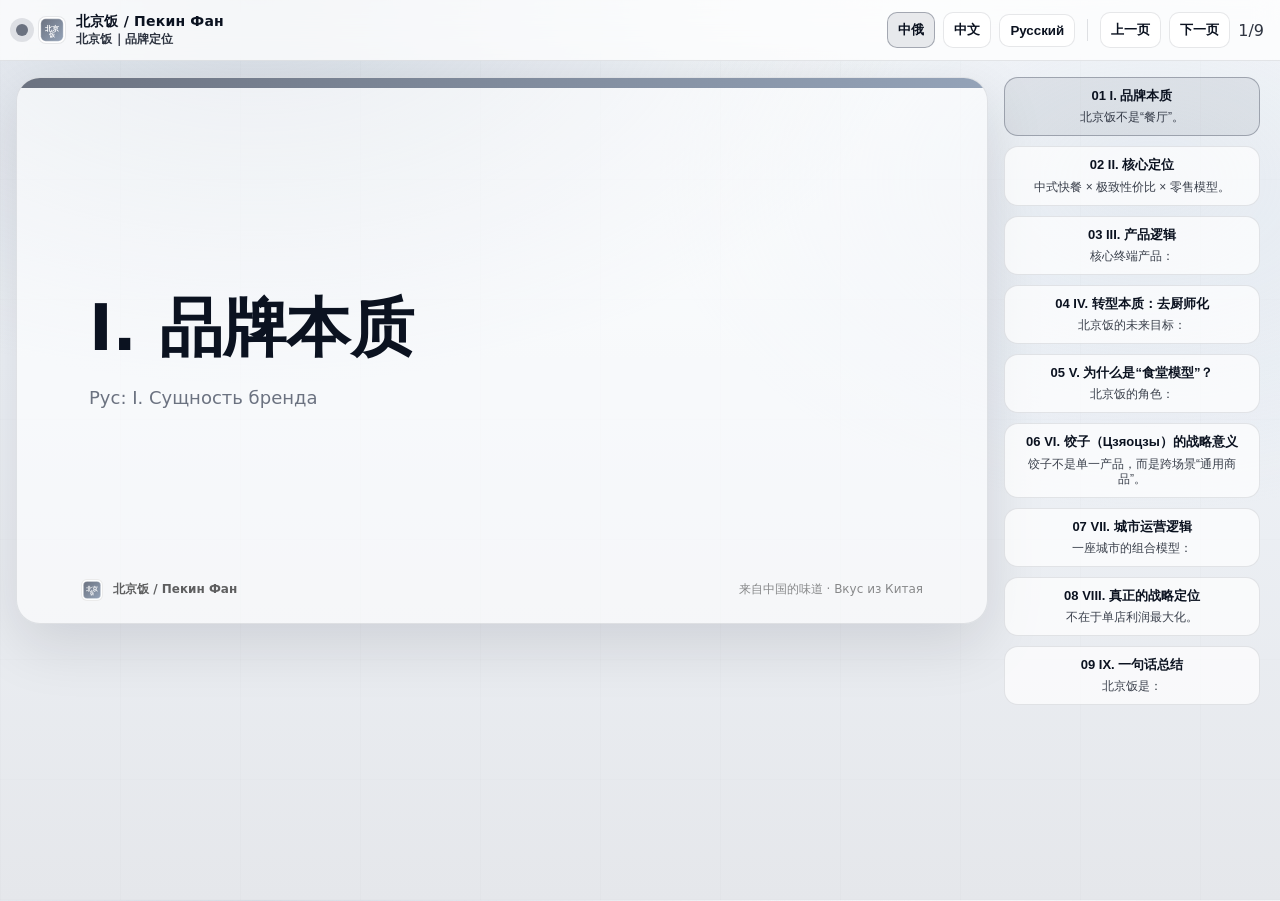
<file: index.html>
<!doctype html>
<html lang="zh-CN">
  <head>
    <meta charset="utf-8" />
    <meta name="viewport" content="width=device-width,initial-scale=1" />
    <title>HTML Deck</title>
    <link rel="stylesheet" href="./styles.css" />
  </head>
  <body>
    <header class="topbar">
      <div class="brand">
        <span class="dot"></span>
        <img class="brandLogo" id="brandLogo" alt="Logo" />
        <div class="brandText">
          <div class="brandName" id="brandName">演示</div>
          <div class="brandSub" id="deckTitle">演示</div>
        </div>
      </div>
      <div class="controls">
        <button class="btn" data-lang="both">中俄</button>
        <button class="btn" data-lang="cn">中文</button>
        <button class="btn" data-lang="ru">Русский</button>
        <span class="sep"></span>
        <button class="btn" id="btnPrev" title="←">上一页</button>
        <button class="btn" id="btnNext" title="→">下一页</button>
        <span class="counter" id="counter">1/1</span>
      </div>
    </header>

    <main class="wrap">
      <div class="stage" id="stage"></div>
      <aside class="thumbs" id="thumbs" aria-label="Thumbnails"></aside>
    </main>

    <script>
      window.__DECK__ = {"meta": {"title": "北京饭｜品牌定位", "subtitle": "中俄双语对照 · 可离线打开", "lang": ["zh-CN", "ru-RU"], "aspect": "16:9", "theme": {"accent": "#6B7280", "text": "#111827", "bg": "#FFFFFF"}, "brand": {"name_cn": "北京饭", "name_ru": "Пекин Фан", "logo": "brand/logo.svg", "slogan_cn": "来自中国的味道", "slogan_ru": "Вкус из Китая"}}, "slides": [{"id": 1, "layout": "cover", "title_cn": "I. 品牌本质", "body_cn": ["北京饭不是“餐厅”。", "它是：", "关键词："], "bullets_cn": ["标准化的中式快餐供给系统", "提供“熟悉的中国味道”的饱腹补给点", "可复制、可扩张的零售化餐饮单元", "快", "饱", "稳", "便宜", "标准化"], "title_ru": "I. Сущность бренда", "body_ru": ["Пекин Фан — это не ресторан.", "Это:", "Ключевые слова:"], "bullets_ru": ["стандартизированная китайская система быстрого питания", "точка поставки знакомого китайского вкуса для утоления голода", "реплицируемая единица общественного питания в формате ритейла", "быстро", "сытно", "стабильно", "дёшево", "стандартизированно"], "images": []}, {"id": 2, "layout": "title_body", "title_cn": "II. 核心定位", "body_cn": ["中式快餐 × 极致性价比 × 零售模型。", "价格锚点：", "它不是：", "它是："], "bullets_cn": ["约 400 卢布解决一顿“有中国味”的完整正餐", "体验型“打卡”餐厅", "文化型餐厅", "情绪型餐厅", "日常型、高频型、城市基础单元"], "title_ru": "II. Ключевое позиционирование", "body_ru": ["Китайский фаст‑фуд × максимальная ценность за деньги × ритейловая модель.", "Ценовая привязка:", "Это НЕ:", "Это:"], "bullets_ru": ["полноценный приём пищи с китайским вкусом примерно за 400 рублей", "ресторан‑«аттракцион»", "ресторан‑«культура»", "ресторан‑«эмоций»", "повседневная, высокочастотная, базовая городская единица"], "images": []}, {"id": 3, "layout": "title_body", "title_cn": "III. 产品逻辑", "body_cn": ["核心终端产品：", "原因："], "bullets_cn": ["面", "炒饭", "饺子（Jiaozi / Цзяоцзы）", "易标准化：可拆分、可预制、模块化生产", "易控成本：原料结构简单", "易规模化：不依赖厨师个人能力"], "title_ru": "III. Логика продукта", "body_ru": ["Ключевые конечные продукты:", "Почему:"], "bullets_ru": ["лапша", "жареный рис", "пельмени (цзяоцзы)", "легко стандартизировать: можно разделить, предварительно изготовить, производить модульно", "легко контролировать стоимость: простая структура сырья", "легко масштабировать: не зависят от поваров"], "images": []}, {"id": 4, "layout": "title_body", "title_cn": "IV. 转型本质：去厨师化", "body_cn": ["北京饭的未来目标：", "实现逻辑：", "最终形态："], "bullets_cn": ["不依赖人，而依赖系统", "半成品供给", "中央厨房集中预制", "门店只做组装与加热", "全流程标准作业（SOP）", "用设备替代手工劳动", "“工厂化”的零售餐饮单元"], "title_ru": "IV. Суть трансформации: исключение повара", "body_ru": ["Будущая цель Пекин Фан:", "Логика реализации:", "Конечная форма:"], "bullets_ru": ["зависимость не от людей, а от системы", "поставка полуфабрикатов", "централизованное предварительное приготовление", "в точках — только сборка и разогрев", "операции по стандартным процедурам (SOP)", "оборудование заменяет ручной труд", "«заводская» единица общепита в формате ритейла"], "images": []}, {"id": 5, "layout": "title_body", "title_cn": "V. 为什么是“食堂模型”？", "body_cn": ["北京饭的角色：", "它解决：", "它不解决："], "bullets_cn": ["城市补给站", "工作日解决方案", "在商场/街铺形成稳定、规律现金流的单元", "饿", "时间", "预算", "仪式感", "约会", "高端社交"], "title_ru": "V. Почему модель «столовой»?", "body_ru": ["Роль Пекин Фан:", "Она решает:", "Она НЕ решает:"], "bullets_ru": ["городская станция снабжения", "решение для рабочих дней", "стабильная единица с регулярным денежным потоком в ТЦ / на улицах", "голод", "время", "бюджет", "чувство особого повода", "свидание", "высококлассное общение"], "images": []}, {"id": 6, "layout": "title_body", "title_cn": "VI. 饺子（Цзяоцзы）的战略意义", "body_cn": ["饺子不是单一产品，而是跨场景“通用商品”。", "它可以：", "未来可能：", "饺子 = 跨越多种商业形态的产品。"], "bullets_cn": ["带走", "冷冻", "零售售卖", "多点分发", "在多品牌城市环境中作为引流产品", "北京饭卖熟食/成品", "零食铺卖冷冻饺子", "与茶饮合作做套餐", "通过电商售卖"], "title_ru": "VI. Стратегическое значение пельменей (цзяоцзы)", "body_ru": ["Цзяоцзы — это не единичный продукт.", "Это:", "В будущем возможно:", "Цзяоцзы = продукт, пересекающий форматы бизнеса."], "bullets_ru": ["продукт, который можно взять с собой", "можно заморозить", "можно продавать в розницу", "можно продавать в разных точках", "может стать универсальным продуктом для привлечения трафика в мультибрендовой городской среде", "Пекин Фан продаёт готовые блюда", "лавки снеков продают замороженные цзяоцзы", "комбо‑наборы в сотрудничестве с чайными", "продажи через электронную коммерцию"], "images": []}, {"id": 7, "layout": "title_body", "title_cn": "VII. 城市运营逻辑", "body_cn": ["一座城市的组合模型：", "这是一种“多模态”的城市运营结构。", "底层逻辑：", "北京饭的角色：", "茶饮 = 情绪 咖啡 = 氛围 零食 = 高频零售 北京饭 = 主食"], "bullets_cn": ["2–3 家北京饭", "3–5 家茶饮", "1 家咖啡烘焙", "1 家零食铺", "交叉导流", "统一供应链", "统一财务控制", "统一流量系统", "统一后台", "稳定现金流底座", "高翻台", "高频入口", "基础品类"], "title_ru": "VII. Логика городской эксплуатации", "body_ru": ["Модель для города:", "Это мультимодальная структура городской эксплуатации.", "Ядро логики:", "Роль Пекин Фан:", "Чай = эмоции Кофе = атмосфера Снеки = высокочастотный ритейл Пекин Фан = основное блюдо"], "bullets_ru": ["2–3 точки Пекин Фан", "3–5 точек чайных", "1 точка кофеен‑пекарен", "1 точка лавки снеков", "взаимный перекрёстный трафик", "единая цепочка поставок", "единый финансовый контроль", "единая система трафика", "единый бэк‑офис", "стабильная база денежного потока", "высокий оборот столиков", "высокочастотная точка входа", "базовая категория"], "images": []}, {"id": 8, "layout": "title_body", "title_cn": "VIII. 真正的战略定位", "body_cn": ["不在于单店利润最大化。", "而在于：", "它是地基，不是明星。"], "bullets_cn": ["它是城市产品结构里的“基础模块”"], "title_ru": "VIII. Истинное стратегическое позиционирование Пекин Фан", "body_ru": ["Не в прибыли отдельной точки.", "А в том, что это:", "Это фундамент, а не звезда."], "bullets_ru": ["базовый модуль в городской продуктовой структуре"], "images": []}, {"id": 9, "layout": "title_body", "title_cn": "IX. 一句话总结", "body_cn": ["北京饭是："], "bullets_cn": ["标准化、可复制的中式主食供给系统（去厨师化），并作为多品牌城市运营结构中“稳定现金流”的基础模块"], "title_ru": "IX. Резюме в одном предложении", "body_ru": ["Пекин Фан — это:"], "bullets_ru": ["стандартизированная, реплицируемая система поставки основных китайских блюд, исключающая поваров, и базовый модуль регулярного денежного потока в мультибрендовой структуре городской эксплуатации"], "images": []}]};
    </script>
    <script src="./app.js"></script>
  </body>
</html>
</file>
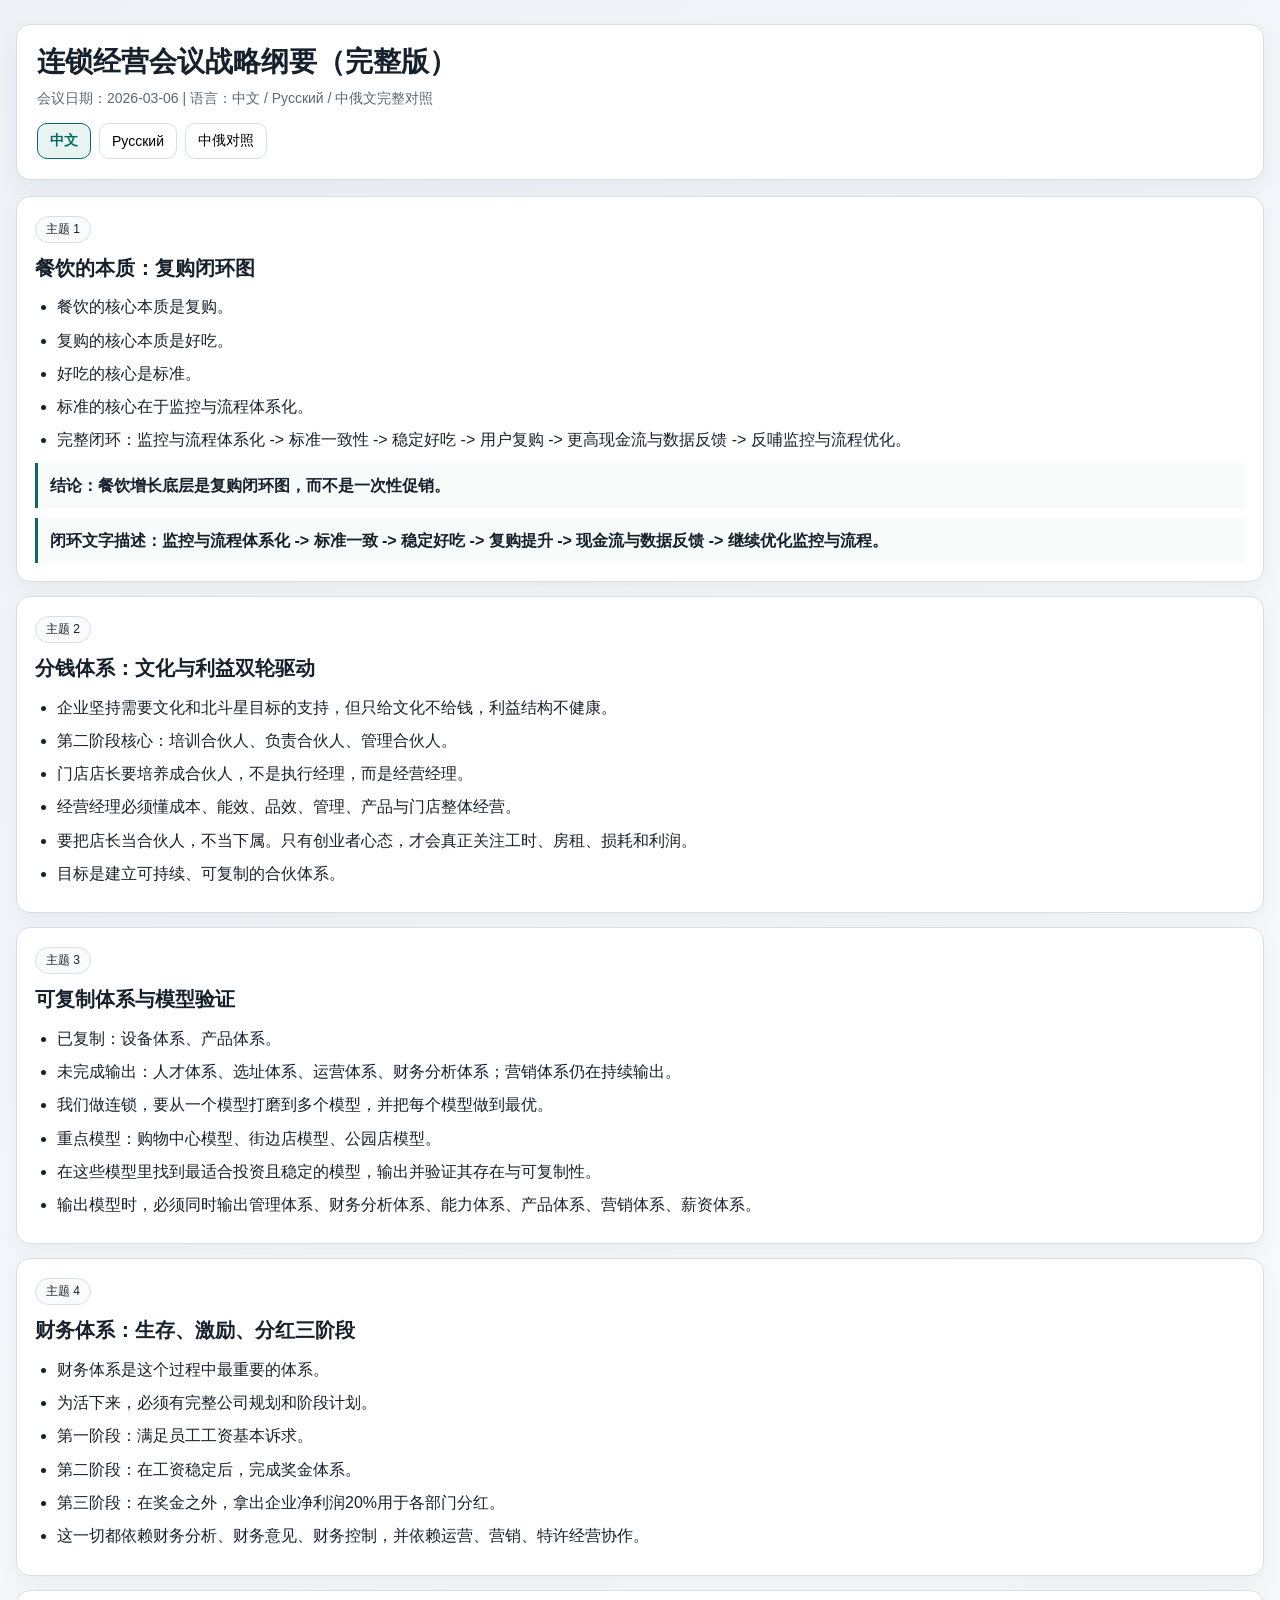
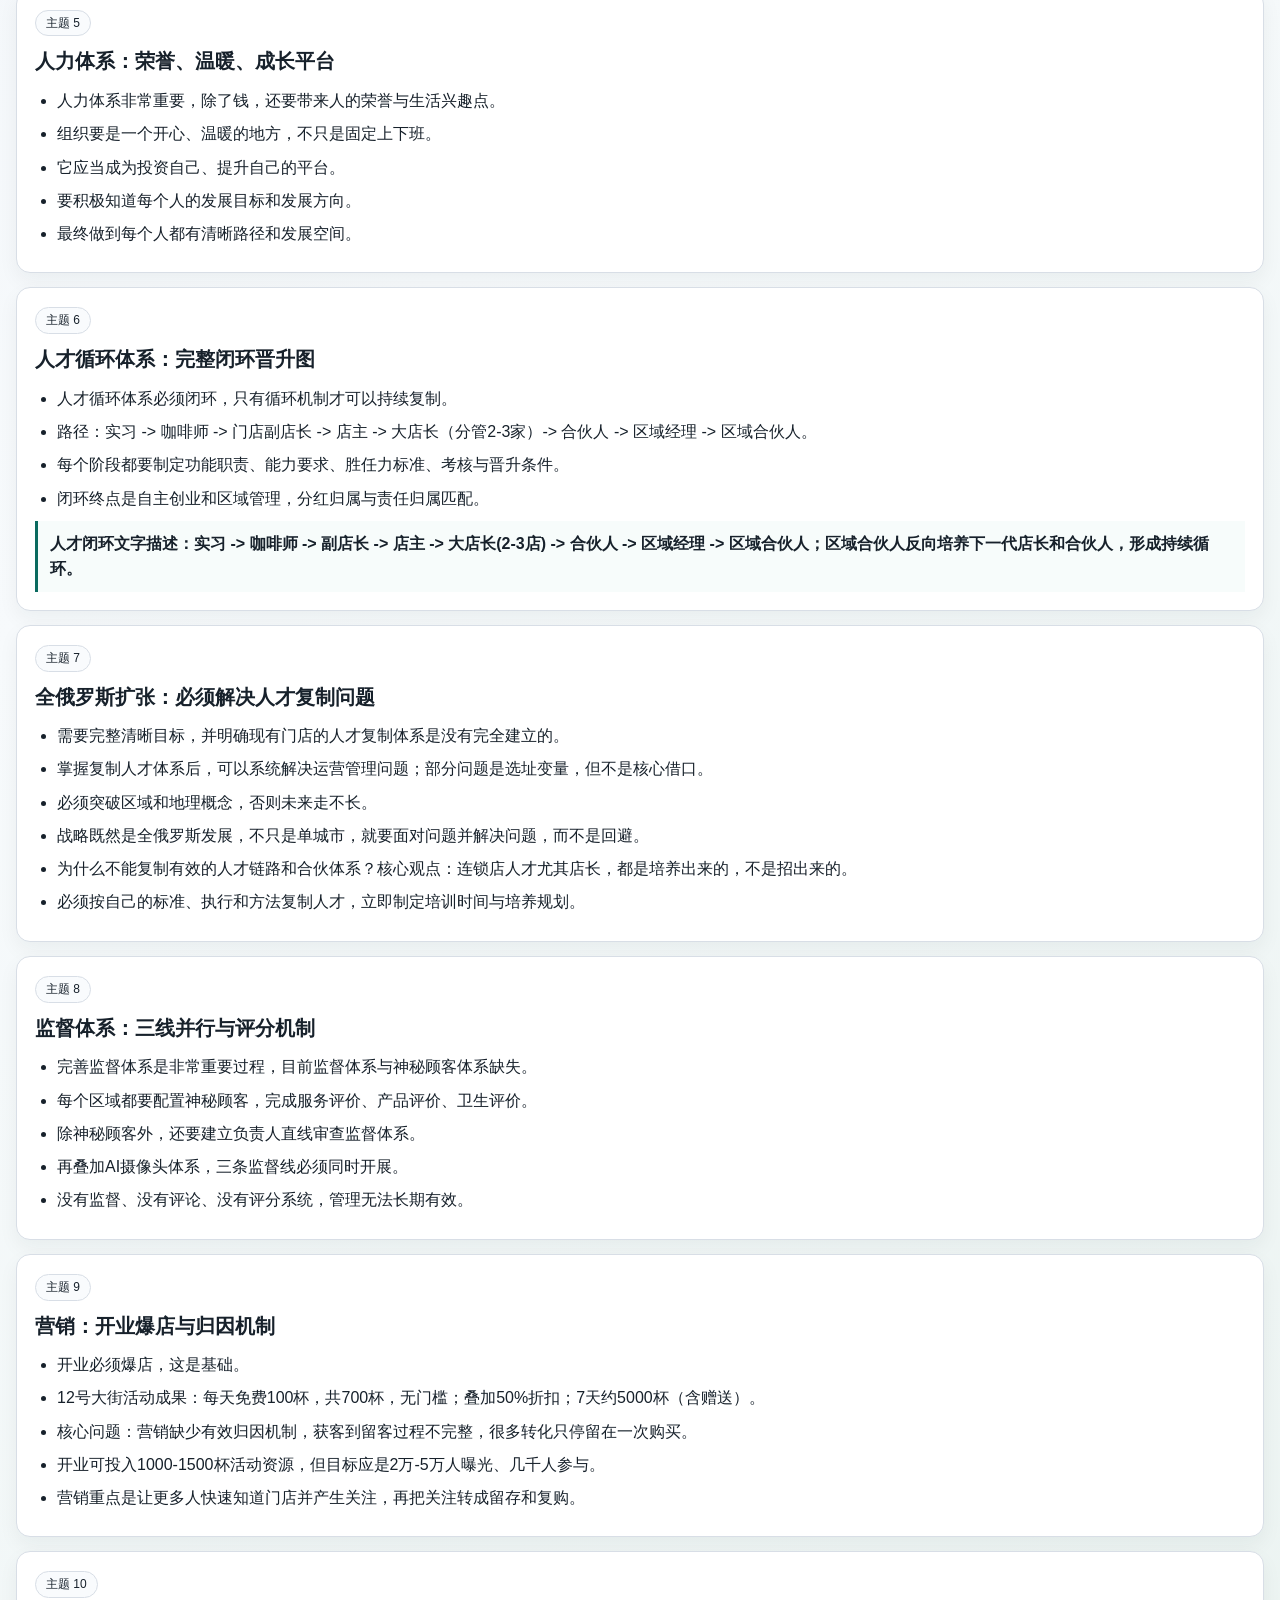
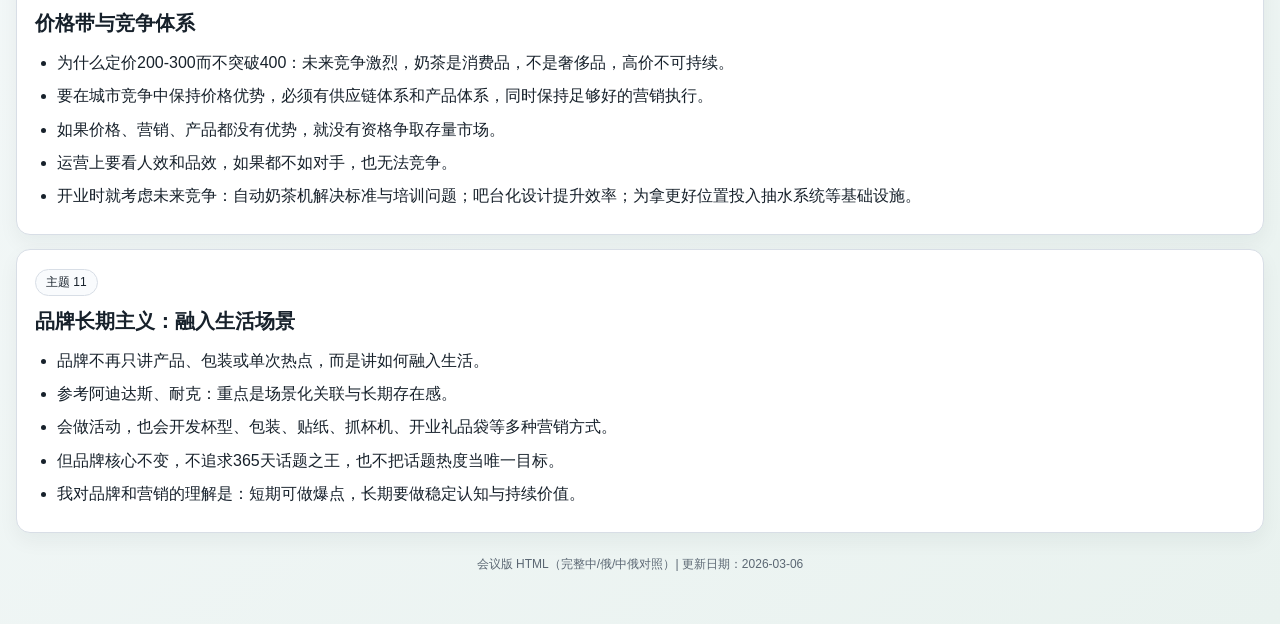
<file: china-tea-brand-rise-fall-bilingual-2026-03-04.html>
<!doctype html>
<html lang="zh-CN">
<head>
  <meta charset="UTF-8" />
  <meta name="viewport" content="width=device-width, initial-scale=1.0" />
  <title>连锁经营会议战略纲要（中/俄/中俄对照）</title>
  <style>
    :root {
      --bg: #f3f6f9;
      --paper: #ffffff;
      --ink: #17212b;
      --muted: #5b6773;
      --line: #d8dee6;
      --accent: #0a6a5f;
      --accent-soft: #e7f4f2;
    }
    * { box-sizing: border-box; }
    body {
      margin: 0;
      background: linear-gradient(140deg, #eef2f7 0%, #f7fafc 46%, #e9f2ef 100%);
      color: var(--ink);
      font-family: "PingFang SC", "Microsoft YaHei", "Noto Sans SC", sans-serif;
      line-height: 1.58;
    }
    body[data-mode="zh"] { font-family: "PingFang SC", "Microsoft YaHei", "Noto Sans SC", sans-serif; font-size: 16px; }
    body[data-mode="ru"] { font-family: "Noto Sans", "Segoe UI", "Roboto", "Arial", sans-serif; font-size: 16px; }
    body[data-mode="bi"] { font-family: "PingFang SC", "Noto Sans", "Segoe UI", sans-serif; font-size: 15px; }
    .wrap { max-width: 1300px; margin: 0 auto; padding: 24px 16px 50px; }
    .top {
      background: var(--paper);
      border: 1px solid var(--line);
      border-radius: 14px;
      padding: 20px;
      box-shadow: 0 10px 24px rgba(23,33,43,.06);
      margin-bottom: 16px;
    }
    h1 { margin: 0 0 8px; font-size: 28px; line-height: 1.2; }
    .sub { margin: 0; color: var(--muted); font-size: 14px; }
    .lang-switch { display: flex; flex-wrap: wrap; gap: 8px; margin-top: 14px; }
    .lang-switch button {
      border: 1px solid var(--line);
      background: #fff;
      border-radius: 10px;
      padding: 8px 12px;
      cursor: pointer;
      font-size: 14px;
    }
    .lang-switch button.active {
      border-color: var(--accent);
      color: var(--accent);
      background: var(--accent-soft);
      font-weight: 600;
    }
    .section {
      background: var(--paper);
      border: 1px solid var(--line);
      border-radius: 14px;
      padding: 18px;
      margin-bottom: 14px;
      box-shadow: 0 8px 20px rgba(23,33,43,.05);
    }
    .section h2 { margin: 0 0 10px; font-size: 20px; }
    .tag {
      display: inline-block;
      border: 1px solid var(--line);
      border-radius: 999px;
      padding: 3px 10px;
      font-size: 12px;
      margin-bottom: 10px;
      background: #f9fbfd;
    }
    .lang { display: none; }
    .lang ul { margin: 0; padding-left: 22px; }
    .lang li { margin: 8px 0; }
    .summary {
      margin-top: 10px;
      padding: 10px 12px;
      border-left: 3px solid var(--accent);
      background: #f7fcfb;
      font-weight: 600;
    }
    .bilingual-block { display: grid; grid-template-columns: 1fr; gap: 10px; }
    .bi-card {
      border: 1px solid var(--line);
      border-radius: 10px;
      padding: 10px;
      background: #fff;
    }
    .bi-card h3 { margin: 0 0 8px; font-size: 14px; color: var(--muted); }
    .path { display: flex; flex-wrap: wrap; gap: 8px; margin-top: 8px; }
    .node { border: 1px solid var(--line); border-radius: 10px; padding: 8px 10px; font-size: 13px; background: #fff; }
    footer { margin-top: 22px; text-align: center; color: var(--muted); font-size: 12px; }
    @media (min-width: 980px) { .bilingual-block { grid-template-columns: 1fr 1fr; } }
    @media print {
      body { background: #fff; }
      .wrap { max-width: none; padding: 0; }
      .section, .top { box-shadow: none; page-break-inside: avoid; }
      .lang-switch { display: none; }
    }
  </style>
</head>
<body data-mode="zh">
  <div class="wrap">
    <header class="top">
      <h1>连锁经营会议战略纲要（完整版）</h1>
      <p class="sub">会议日期：2026-03-06 | 语言：中文 / Русский / 中俄文完整对照</p>
      <div class="lang-switch">
        <button type="button" data-lang="zh" class="active">中文</button>
        <button type="button" data-lang="ru">Русский</button>
        <button type="button" data-lang="bi">中俄对照</button>
      </div>
    </header>

    <section class="section">
      <span class="tag">主题 1</span>
      <h2>餐饮的本质：复购闭环图</h2>
      <div class="lang lang-zh">
        <ul>
          <li>餐饮的核心本质是复购。</li>
          <li>复购的核心本质是好吃。</li>
          <li>好吃的核心是标准。</li>
          <li>标准的核心在于监控与流程体系化。</li>
          <li>完整闭环：监控与流程体系化 -> 标准一致性 -> 稳定好吃 -> 用户复购 -> 更高现金流与数据反馈 -> 反哺监控与流程优化。</li>
        </ul>
        <div class="summary">结论：餐饮增长底层是复购闭环图，而不是一次性促销。</div>
      </div>
      <div class="lang lang-ru">
        <ul>
          <li>Ключевая сущность общепита — повторная покупка.</li>
          <li>Ядро повторной покупки — вкусно.</li>
          <li>Основа «вкусно» — стандарт.</li>
          <li>Основа стандарта — контроль и системные процессы.</li>
          <li>Полный цикл: контроль и процессы -> стабильный стандарт -> стабильно вкусный продукт -> повторная покупка -> больший cashflow и данные -> обратное улучшение контроля и процессов.</li>
        </ul>
        <div class="summary">Вывод: фундамент роста в общепите — маховик повторной покупки, а не разовая акция.</div>
      </div>
      <div class="lang lang-bi">
        <div class="bilingual-block">
          <div class="bi-card">
            <h3>中文</h3>
            <ul>
              <li>餐饮核心是复购。</li>
              <li>复购核心是好吃。</li>
              <li>好吃核心是标准。</li>
              <li>标准核心是监控与流程体系化。</li>
              <li>闭环：流程监控 -> 标准 -> 好吃 -> 复购 -> 反馈优化。</li>
            </ul>
          </div>
          <div class="bi-card">
            <h3>Русский</h3>
            <ul>
              <li>Ядро общепита — повторная покупка.</li>
              <li>Ядро повторной покупки — вкусно.</li>
              <li>Ядро «вкусно» — стандарт.</li>
              <li>Ядро стандарта — контроль и процессы.</li>
              <li>Цикл: процессы -> стандарт -> вкус -> повтор -> улучшение.</li>
            </ul>
          </div>
        </div>
      </div>
      <div class="lang lang-zh">
        <div class="summary">闭环文字描述：监控与流程体系化 -> 标准一致 -> 稳定好吃 -> 复购提升 -> 现金流与数据反馈 -> 继续优化监控与流程。</div>
      </div>
      <div class="lang lang-ru">
        <div class="summary">Текстовый контур: контроль и процессы -> единый стандарт -> стабильный вкус -> рост повторных покупок -> cashflow и обратная связь -> дальнейшая оптимизация контроля и процессов.</div>
      </div>
      <div class="lang lang-bi">
        <div class="summary">闭环文字描述 / Текстовый контур：监控与流程体系化 -> 标准一致 -> 稳定好吃 -> 复购提升 -> 数据反馈优化。</div>
      </div>
    </section>

    <section class="section">
      <span class="tag">主题 2</span>
      <h2>分钱体系：文化与利益双轮驱动</h2>
      <div class="lang lang-zh">
        <ul>
          <li>企业坚持需要文化和北斗星目标的支持，但只给文化不给钱，利益结构不健康。</li>
          <li>第二阶段核心：培训合伙人、负责合伙人、管理合伙人。</li>
          <li>门店店长要培养成合伙人，不是执行经理，而是经营经理。</li>
          <li>经营经理必须懂成本、能效、品效、管理、产品与门店整体经营。</li>
          <li>要把店长当合伙人，不当下属。只有创业者心态，才会真正关注工时、房租、损耗和利润。</li>
          <li>目标是建立可持续、可复制的合伙体系。</li>
        </ul>
      </div>
      <div class="lang lang-ru">
        <ul>
          <li>Для устойчивости нужны культура и North Star цель, но без системы распределения дохода интересы команды не будут здоровыми.</li>
          <li>Фокус второго этапа: обучать партнёров, закреплять ответственность, управлять партнёрской моделью.</li>
          <li>Управляющий точки должен стать партнёром, а не просто исполнительным менеджером.</li>
          <li>Он обязан понимать себестоимость, эффективность, продукт, управление командой и экономику точки.</li>
          <li>Когда человек мыслит как предприниматель, он иначе видит часы работы, аренду, списания и прибыль.</li>
          <li>Цель — устойчивая и тиражируемая партнёрская система.</li>
        </ul>
      </div>
      <div class="lang lang-bi">
        <div class="bilingual-block">
          <div class="bi-card"><h3>中文</h3><ul><li>文化和北斗星目标必须配套分钱机制。</li><li>第二阶段要做培训、负责、管理合伙人。</li><li>店长升级为经营经理，具备经营全要素能力。</li><li>管理逻辑从“下属”改为“合伙人”。</li><li>创业者心态带来真实成本意识。</li><li>最终建立可复制合伙体系。</li></ul></div>
          <div class="bi-card"><h3>Русский</h3><ul><li>Культура и цель должны быть связаны с системой доходов.</li><li>Этап 2: обучение, ответственность и управление партнёрами.</li><li>Управляющий становится операционным предпринимателем.</li><li>Логика управления: партнёр, а не подчинённый.</li><li>Предпринимательское мышление усиливает контроль затрат.</li><li>Финал: масштабируемая партнёрская модель.</li></ul></div>
        </div>
      </div>
    </section>

    <section class="section">
      <span class="tag">主题 3</span>
      <h2>可复制体系与模型验证</h2>
      <div class="lang lang-zh">
        <ul>
          <li>已复制：设备体系、产品体系。</li>
          <li>未完成输出：人才体系、选址体系、运营体系、财务分析体系；营销体系仍在持续输出。</li>
          <li>我们做连锁，要从一个模型打磨到多个模型，并把每个模型做到最优。</li>
          <li>重点模型：购物中心模型、街边店模型、公园店模型。</li>
          <li>在这些模型里找到最适合投资且稳定的模型，输出并验证其存在与可复制性。</li>
          <li>输出模型时，必须同时输出管理体系、财务分析体系、能力体系、产品体系、营销体系、薪资体系。</li>
        </ul>
      </div>
      <div class="lang lang-ru">
        <ul>
          <li>Уже тиражировано: система оборудования и продуктовая система.</li>
          <li>Ещё не выведены в полный стандарт: кадры, локации, операции, финаналитика; маркетинг в процессе.</li>
          <li>Сеть требует перехода от одной модели к нескольким и доведения каждой до оптимума.</li>
          <li>Ключевые форматы: ТЦ, уличная точка, парк.</li>
          <li>Нужно определить наиболее стабильные и инвестиционно эффективные модели и подтвердить их практикой.</li>
          <li>Одновременно выводятся: управление, финансы, компетенции, продукт, маркетинг, оплата труда.</li>
        </ul>
      </div>
      <div class="lang lang-bi">
        <div class="bilingual-block">
          <div class="bi-card"><h3>中文</h3><ul><li>已复制设备与产品。</li><li>人才、选址、运营、财务分析仍需完整输出。</li><li>连锁要从单模型走向多模型并持续打磨。</li><li>模型重点为购物中心、街边、公园。</li><li>目标是稳定投资回报与可验证复制。</li><li>输出模型必须配套六大体系一起输出。</li></ul></div>
          <div class="bi-card"><h3>Русский</h3><ul><li>Тиражированы оборудование и продукт.</li><li>Кадры, локации, операции, финансы ещё не стандартизированы полностью.</li><li>Нужно перейти от одной модели к портфелю моделей.</li><li>Форматы: ТЦ, улица, парк.</li><li>Цель: стабильная доходность и подтверждённая репликация.</li><li>Выводятся шесть систем одновременно.</li></ul></div>
        </div>
      </div>
    </section>

    <section class="section">
      <span class="tag">主题 4</span>
      <h2>财务体系：生存、激励、分红三阶段</h2>
      <div class="lang lang-zh">
        <ul>
          <li>财务体系是这个过程中最重要的体系。</li>
          <li>为活下来，必须有完整公司规划和阶段计划。</li>
          <li>第一阶段：满足员工工资基本诉求。</li>
          <li>第二阶段：在工资稳定后，完成奖金体系。</li>
          <li>第三阶段：在奖金之外，拿出企业净利润20%用于各部门分红。</li>
          <li>这一切都依赖财务分析、财务意见、财务控制，并依赖运营、营销、特许经营协作。</li>
        </ul>
      </div>
      <div class="lang lang-ru">
        <ul>
          <li>Финансовая система — ключевая в этом процессе.</li>
          <li>Чтобы выжить, компании нужен целостный план и поэтапная реализация.</li>
          <li>Этап 1: закрыть базовые зарплатные требования сотрудников.</li>
          <li>Этап 2: после стабилизации зарплат запустить систему бонусов.</li>
          <li>Этап 3: дополнительно направлять 20% чистой прибыли на распределение по отделам.</li>
          <li>Всё опирается на финаналитику, финансовую позицию, контроль и межфункциональное взаимодействие.</li>
        </ul>
      </div>
      <div class="lang lang-bi">
        <div class="bilingual-block">
          <div class="bi-card"><h3>中文</h3><ul><li>财务是中枢。</li><li>先活下来，要有完整计划。</li><li>阶段1保工资。</li><li>阶段2建奖金。</li><li>阶段3拿净利润20%做分红。</li><li>依赖财务与跨部门协同。</li></ul></div>
          <div class="bi-card"><h3>Русский</h3><ul><li>Финансы — центр системы.</li><li>Для выживания нужен полный план.</li><li>Этап 1: зарплата.</li><li>Этап 2: бонусы.</li><li>Этап 3: 20% чистой прибыли на распределение.</li><li>Нужны финансы и совместная работа отделов.</li></ul></div>
        </div>
      </div>
    </section>

    <section class="section">
      <span class="tag">主题 5</span>
      <h2>人力体系：荣誉、温暖、成长平台</h2>
      <div class="lang lang-zh">
        <ul>
          <li>人力体系非常重要，除了钱，还要带来人的荣誉与生活兴趣点。</li>
          <li>组织要是一个开心、温暖的地方，不只是固定上下班。</li>
          <li>它应当成为投资自己、提升自己的平台。</li>
          <li>要积极知道每个人的发展目标和发展方向。</li>
          <li>最终做到每个人都有清晰路径和发展空间。</li>
        </ul>
      </div>
      <div class="lang lang-ru">
        <ul>
          <li>Система HR критически важна: помимо денег она должна давать людям честь и интерес к жизни.</li>
          <li>Компания должна быть тёплым и позитивным местом, а не только графиком «пришёл-ушёл».</li>
          <li>Это должна быть платформа инвестиций в себя и постоянного роста.</li>
          <li>Руководство должно активно понимать цели и направление развития каждого.</li>
          <li>Итог — понятный маршрут и пространство роста для каждого сотрудника.</li>
        </ul>
      </div>
      <div class="lang lang-bi">
        <div class="bilingual-block">
          <div class="bi-card"><h3>中文</h3><ul><li>人力体系不止薪酬。</li><li>要有荣誉感、温暖感和生活价值感。</li><li>企业应成为自我提升平台。</li><li>清楚个人目标与方向。</li><li>给出清晰成长路径。</li></ul></div>
          <div class="bi-card"><h3>Русский</h3><ul><li>HR — это не только деньги.</li><li>Нужны признание, тепло и ценность.</li><li>Компания должна развивать человека.</li><li>Цели и вектор каждого должны быть понятны.</li><li>Нужна прозрачная траектория роста.</li></ul></div>
        </div>
      </div>
    </section>

    <section class="section">
      <span class="tag">主题 6</span>
      <h2>人才循环体系：完整闭环晋升图</h2>
      <div class="lang lang-zh">
        <ul>
          <li>人才循环体系必须闭环，只有循环机制才可以持续复制。</li>
          <li>路径：实习 -> 咖啡师 -> 门店副店长 -> 店主 -> 大店长（分管2-3家）-> 合伙人 -> 区域经理 -> 区域合伙人。</li>
          <li>每个阶段都要制定功能职责、能力要求、胜任力标准、考核与晋升条件。</li>
          <li>闭环终点是自主创业和区域管理，分红归属与责任归属匹配。</li>
        </ul>
      </div>
      <div class="lang lang-ru">
        <ul>
          <li>Система развития кадров должна быть замкнутой и цикличной для устойчивого тиражирования.</li>
          <li>Путь: стажёр -> бариста -> зам. управляющего -> управляющий -> старший управляющий (2-3 точки) -> партнёр -> региональный менеджер -> региональный партнёр.</li>
          <li>Для каждого этапа фиксируются функции, навыки, компетенции и критерии перехода.</li>
          <li>Финальная цель цикла — предпринимательская самостоятельность и управление регионом с долевым доходом.</li>
        </ul>
      </div>
      <div class="lang lang-bi">
        <div class="bilingual-block">
          <div class="bi-card"><h3>中文</h3><ul><li>闭环路径：实习到区域合伙人。</li><li>每阶段定义职责、能力、胜任力、考核。</li><li>终点是自主创业与区域经营。</li><li>责任与分红机制一致。</li></ul></div>
          <div class="bi-card"><h3>Русский</h3><ul><li>Закрытый путь: от стажёра до регионального партнёра.</li><li>На каждом уровне фиксируются критерии.</li><li>Финал — самостоятельное предпринимательство.</li><li>Доход и ответственность связаны.</li></ul></div>
        </div>
      </div>
      <div class="lang lang-zh">
        <div class="summary">人才闭环文字描述：实习 -> 咖啡师 -> 副店长 -> 店主 -> 大店长(2-3店) -> 合伙人 -> 区域经理 -> 区域合伙人；区域合伙人反向培养下一代店长和合伙人，形成持续循环。</div>
      </div>
      <div class="lang lang-ru">
        <div class="summary">Текстовый кадровый цикл: стажёр -> бариста -> зам. управляющего -> управляющий -> старший управляющий (2-3 точки) -> партнёр -> региональный менеджер -> региональный партнёр; региональные партнёры выращивают новое поколение руководителей и партнёров.</div>
      </div>
      <div class="lang lang-bi">
        <div class="summary">人才闭环 / Кадровый цикл：实习 -> 咖啡师 -> 副店长 -> 店主 -> 大店长 -> 合伙人 -> 区域经理 -> 区域合伙人 -> 反向培养。</div>
      </div>
    </section>

    <section class="section">
      <span class="tag">主题 7</span>
      <h2>全俄罗斯扩张：必须解决人才复制问题</h2>
      <div class="lang lang-zh">
        <ul>
          <li>需要完整清晰目标，并明确现有门店的人才复制体系是没有完全建立的。</li>
          <li>掌握复制人才体系后，可以系统解决运营管理问题；部分问题是选址变量，但不是核心借口。</li>
          <li>必须突破区域和地理概念，否则未来走不长。</li>
          <li>战略既然是全俄罗斯发展，不只是单城市，就要面对问题并解决问题，而不是回避。</li>
          <li>为什么不能复制有效的人才链路和合伙体系？核心观点：连锁店人才尤其店长，都是培养出来的，不是招出来的。</li>
          <li>必须按自己的标准、执行和方法复制人才，立即制定培训时间与培养规划。</li>
        </ul>
      </div>
      <div class="lang lang-ru">
        <ul>
          <li>Нужна ясная цель и признание: у действующих точек ещё нет полноценно выведенной системы тиражирования кадров.</li>
          <li>Когда эта система построена, большинство операционных вопросов решаются; локация — только часть факторов.</li>
          <li>Нужно выйти за рамки регионального и географического мышления, иначе долгий рост невозможен.</li>
          <li>Если курс на всю Россию, проблему нужно решать прямо, а не избегать.</li>
          <li>Почему не тиражируется партнёрская модель? Принцип: кадры сети, особенно управляющие, выращиваются, а не покупаются.</li>
          <li>Следовательно, обучение должно идти по собственным стандартам, методам и чёткому календарю.</li>
        </ul>
      </div>
      <div class="lang lang-bi">
        <div class="bilingual-block">
          <div class="bi-card"><h3>中文</h3><ul><li>现状短板是人才复制体系不完整。</li><li>运营问题不能都归因于选址。</li><li>必须突破区域地理限制思维。</li><li>全俄战略要求正面解决复制问题。</li><li>连锁人才以培养为主，特别是店长。</li><li>立即形成培训时间表和培养规划。</li></ul></div>
          <div class="bi-card"><h3>Русский</h3><ul><li>Ключевой дефицит — незавершённая система тиражирования кадров.</li><li>Нельзя объяснять всё локацией.</li><li>Нужно преодолеть региональные ограничения.</li><li>Стратегия всей России требует прямого решения проблемы.</li><li>Управляющих выращивают внутри сети.</li><li>Нужны календарь обучения и план развития.</li></ul></div>
        </div>
      </div>
    </section>

    <section class="section">
      <span class="tag">主题 8</span>
      <h2>监督体系：三线并行与评分机制</h2>
      <div class="lang lang-zh">
        <ul>
          <li>完善监督体系是非常重要过程，目前监督体系与神秘顾客体系缺失。</li>
          <li>每个区域都要配置神秘顾客，完成服务评价、产品评价、卫生评价。</li>
          <li>除神秘顾客外，还要建立负责人直线审查监督体系。</li>
          <li>再叠加AI摄像头体系，三条监督线必须同时开展。</li>
          <li>没有监督、没有评论、没有评分系统，管理无法长期有效。</li>
        </ul>
      </div>
      <div class="lang lang-ru">
        <ul>
          <li>Полноценная система контроля — критический процесс; сейчас есть пробелы, включая тайного покупателя.</li>
          <li>В каждом регионе нужен тайный покупатель для оценки сервиса, продукта и санитарии.</li>
          <li>Помимо этого запускается линейная ревизия ответственными руководителями.</li>
          <li>Третья линия — AI-видеоконтроль; все три линии должны работать одновременно.</li>
          <li>Без контроля, отзывов и единого скоринга управление не может быть устойчивым.</li>
        </ul>
      </div>
      <div class="lang lang-bi">
        <div class="bilingual-block">
          <div class="bi-card"><h3>中文</h3><ul><li>监督体系缺失必须补齐。</li><li>神秘顾客覆盖服务、产品、卫生。</li><li>负责人直线审查必须建立。</li><li>AI摄像头同时上线。</li><li>监督与评分是长期管理基础。</li></ul></div>
          <div class="bi-card"><h3>Русский</h3><ul><li>Пробел в контроле необходимо закрыть.</li><li>Тайный покупатель оценивает сервис, продукт, санитарию.</li><li>Нужна линейная проверка руководителей.</li><li>AI-видеоконтроль запускается параллельно.</li><li>Контроль и скоринг — база долгого управления.</li></ul></div>
        </div>
      </div>
    </section>

    <section class="section">
      <span class="tag">主题 9</span>
      <h2>营销：开业爆店与归因机制</h2>
      <div class="lang lang-zh">
        <ul>
          <li>开业必须爆店，这是基础。</li>
          <li>12号大街活动成果：每天免费100杯，共700杯，无门槛；叠加50%折扣；7天约5000杯（含赠送）。</li>
          <li>核心问题：营销缺少有效归因机制，获客到留客过程不完整，很多转化只停留在一次购买。</li>
          <li>开业可投入1000-1500杯活动资源，但目标应是2万-5万人曝光、几千人参与。</li>
          <li>营销重点是让更多人快速知道门店并产生关注，再把关注转成留存和复购。</li>
        </ul>
      </div>
      <div class="lang lang-ru">
        <ul>
          <li>На открытии нужна взрывная посещаемость — это базовый стандарт.</li>
          <li>Кейс 12-й улицы: 100 бесплатных стаканов в день (700 за период), скидка 50%, около 5000 стаканов за 7 дней.</li>
          <li>Проблема: нет эффективной атрибуции, путь от привлечения к удержанию неполный, часть конверсий остаётся разовой покупкой.</li>
          <li>На запуск можно закладывать 1000-1500 стаканов, но целевые KPI: 20k-50k охвата и тысячи участников.</li>
          <li>Фокус маркетинга: быстрое знание о точке, затем перевод внимания в удержание и повтор.</li>
        </ul>
      </div>
      <div class="lang lang-bi">
        <div class="bilingual-block">
          <div class="bi-card"><h3>中文</h3><ul><li>开业爆店是底线。</li><li>12号大街案例验证高强度启动。</li><li>归因链路不完整是主要问题。</li><li>资源可加大，但要有曝光与参与目标。</li><li>最终要落到留存和复购。</li></ul></div>
          <div class="bi-card"><h3>Русский</h3><ul><li>Взрывное открытие — базовое требование.</li><li>Кейс 12-й улицы подтвердил подход.</li><li>Главный дефицит — атрибуция.</li><li>Ресурс увеличиваем вместе с KPI охвата/участия.</li><li>Цель — удержание и повторная покупка.</li></ul></div>
        </div>
      </div>
    </section>

    <section class="section">
      <span class="tag">主题 10</span>
      <h2>价格带与竞争体系</h2>
      <div class="lang lang-zh">
        <ul>
          <li>为什么定价200-300而不突破400：未来竞争激烈，奶茶是消费品，不是奢侈品，高价不可持续。</li>
          <li>要在城市竞争中保持价格优势，必须有供应链体系和产品体系，同时保持足够好的营销执行。</li>
          <li>如果价格、营销、产品都没有优势，就没有资格争取存量市场。</li>
          <li>运营上要看人效和品效，如果都不如对手，也无法竞争。</li>
          <li>开业时就考虑未来竞争：自动奶茶机解决标准与培训问题；吧台化设计提升效率；为拿更好位置投入抽水系统等基础设施。</li>
        </ul>
      </div>
      <div class="lang lang-ru">
        <ul>
          <li>Почему 200-300 и без выхода за 400: конкуренция усилится, milk tea — массовый продукт, не люкс, высокая цена неустойчива.</li>
          <li>Чтобы сохранить ценовое преимущество в городе, нужны сильные поставки, продукт и качественное маркетинговое исполнение.</li>
          <li>Если нет преимущества по цене, маркетингу и продукту, рынок доли не отдаст.</li>
          <li>Операционно важны эффективность персонала и продукта; если они ниже конкурентов, победить нельзя.</li>
          <li>С открытия учитываем будущую конкуренцию: автоматизация напитков, барная оптимизация, инфраструктурные вложения ради лучшей локации.</li>
        </ul>
      </div>
      <div class="lang lang-bi">
        <div class="bilingual-block">
          <div class="bi-card"><h3>中文</h3><ul><li>价格带锁定200-300，避免高价失速。</li><li>竞争核心是供应链、产品、营销三位一体。</li><li>三项无优势就无法抢市场。</li><li>人效品效决定运营竞争力。</li><li>开业当下就要做未来竞争布局。</li></ul></div>
          <div class="bi-card"><h3>Русский</h3><ul><li>Диапазон 200-300 для устойчивости.</li><li>Конкурентность = поставки + продукт + маркетинг.</li><li>Без трёх преимуществ долю не взять.</li><li>Эффективность людей и продукта критична.</li><li>Подготовка к конкуренции начинается в день открытия.</li></ul></div>
        </div>
      </div>
    </section>

    <section class="section">
      <span class="tag">主题 11</span>
      <h2>品牌长期主义：融入生活场景</h2>
      <div class="lang lang-zh">
        <ul>
          <li>品牌不再只讲产品、包装或单次热点，而是讲如何融入生活。</li>
          <li>参考阿迪达斯、耐克：重点是场景化关联与长期存在感。</li>
          <li>会做活动，也会开发杯型、包装、贴纸、抓杯机、开业礼品袋等多种营销方式。</li>
          <li>但品牌核心不变，不追求365天话题之王，也不把话题热度当唯一目标。</li>
          <li>我对品牌和营销的理解是：短期可做爆点，长期要做稳定认知与持续价值。</li>
        </ul>
      </div>
      <div class="lang lang-ru">
        <ul>
          <li>Бренд — это не только продукт, упаковка или единичный хайп, а интеграция в повседневную жизнь.</li>
          <li>Ориентир как у Adidas и Nike: сценарная связь и долгосрочное присутствие.</li>
          <li>Будут кампании и инструменты: форматы стаканов, упаковка, стикеры, игровые механики, подарочные наборы к открытию.</li>
          <li>Но ядро бренда неизменно; цель — не быть «темой №1 все 365 дней».</li>
          <li>Понимание бренда и маркетинга: краткосрочный всплеск важен, но долгосрочная ценность важнее.</li>
        </ul>
      </div>
      <div class="lang lang-bi">
        <div class="bilingual-block">
          <div class="bi-card"><h3>中文</h3><ul><li>品牌核心是融入生活，而非只做话题。</li><li>场景化是长期赋能的主线。</li><li>营销工具很多，但只是手段。</li><li>核心价值必须保持稳定。</li><li>长期目标是存在感与持续价值。</li></ul></div>
          <div class="bi-card"><h3>Русский</h3><ul><li>Ядро бренда — быть частью жизни, а не только трендом.</li><li>Сценарный подход — база долгого усиления.</li><li>Маркетинговые инструменты разнообразны, но вторичны.</li><li>Ценности бренда должны быть стабильны.</li><li>Главная цель — устойчивое присутствие и долгий эффект.</li></ul></div>
        </div>
      </div>
    </section>

    <footer>会议版 HTML（完整中/俄/中俄对照）| 更新日期：2026-03-05</footer>
  </div>

  <script>
    (function () {
      const buttons = Array.from(document.querySelectorAll('.lang-switch button'));
      const blocks = Array.from(document.querySelectorAll('.lang'));
      const pageTitle = document.querySelector('.top h1');
      const pageSub = document.querySelector('.top .sub');
      const pageFooter = document.querySelector('footer');
      const secTags = Array.from(document.querySelectorAll('.section .tag'));
      const secTitles = Array.from(document.querySelectorAll('.section h2'));

      const sectionTitles = {
        zh: [
          '餐饮的本质：复购闭环图',
          '分钱体系：文化与利益双轮驱动',
          '可复制体系与模型验证',
          '财务体系：生存、激励、分红三阶段',
          '人力体系：荣誉、温暖、成长平台',
          '人才循环体系：完整闭环晋升图',
          '全俄罗斯扩张：必须解决人才复制问题',
          '监督体系：三线并行与评分机制',
          '营销：开业爆店与归因机制',
          '价格带与竞争体系',
          '品牌长期主义：融入生活场景'
        ],
        ru: [
          'Сущность общепита: контур повторной покупки',
          'Система распределения: культура и интересы',
          'Тиражируемая система и валидация форматов',
          'Финансы: выживание, мотивация, дивиденды',
          'HR-система: признание, тепло, рост',
          'Кадровый цикл: замкнутый контур развития',
          'Масштабирование по РФ: кадры для репликации',
          'Контроль: три линии и система оценки',
          'Маркетинг: взрывное открытие и атрибуция',
          'Ценовой диапазон и конкуренция',
          'Бренд в долгую: интеграция в повседневность'
        ],
        bi: [
          '餐饮的本质：复购闭环图 / Сущность общепита: контур повторной покупки',
          '分钱体系：文化与利益双轮驱动 / Система распределения: культура и интересы',
          '可复制体系与模型验证 / Тиражируемая система и валидация форматов',
          '财务体系：生存、激励、分红三阶段 / Финансы: выживание, мотивация, дивиденды',
          '人力体系：荣誉、温暖、成长平台 / HR-система: признание, тепло, рост',
          '人才循环体系：完整闭环晋升图 / Кадровый цикл: замкнутый контур развития',
          '全俄罗斯扩张：必须解决人才复制问题 / Масштабирование по РФ: кадры для репликации',
          '监督体系：三线并行与评分机制 / Контроль: три линии и система оценки',
          '营销：开业爆店与归因机制 / Маркетинг: взрывное открытие и атрибуция',
          '价格带与竞争体系 / Ценовой диапазон и конкуренция',
          '品牌长期主义：融入生活场景 / Бренд в долгую: интеграция в повседневность'
        ]
      };

      function setStaticText(lang) {
        const mode = lang === 'ru' ? 'ru' : (lang === 'bi' ? 'bi' : 'zh');
        document.body.setAttribute('data-mode', mode);
        document.documentElement.lang = mode === 'ru' ? 'ru' : 'zh-CN';

        if (mode === 'ru') {
          pageTitle.textContent = 'Стратегический план сети (полная версия)';
          pageSub.textContent = 'Дата: 2026-03-06 | Режим: Китайский / Русский / Сравнение';
          pageFooter.textContent = 'HTML для совещания (полная версия CN/RU/сравнение) | Обновлено: 2026-03-06';
          buttons[0].textContent = 'Китайский';
          buttons[1].textContent = 'Русский';
          buttons[2].textContent = 'Сравнение';
        } else if (mode === 'bi') {
          pageTitle.textContent = '连锁经营会议战略纲要 / Стратегический план сети';
          pageSub.textContent = '会议日期 / Дата: 2026-03-06 | 模式 / Режим: 中文 / Русский / 中俄对照';
          pageFooter.textContent = '会议版 HTML / HTML для совещания（中俄对照）| 更新 / Обновлено: 2026-03-06';
          buttons[0].textContent = '中文';
          buttons[1].textContent = 'Русский';
          buttons[2].textContent = '中俄对照';
        } else {
          pageTitle.textContent = '连锁经营会议战略纲要（完整版）';
          pageSub.textContent = '会议日期：2026-03-06 | 语言：中文 / Русский / 中俄文完整对照';
          pageFooter.textContent = '会议版 HTML（完整中/俄/中俄对照）| 更新日期：2026-03-06';
          buttons[0].textContent = '中文';
          buttons[1].textContent = 'Русский';
          buttons[2].textContent = '中俄对照';
        }

        secTags.forEach((el, idx) => {
          if (mode === 'ru') el.textContent = `Тема ${idx + 1}`;
          else if (mode === 'bi') el.textContent = `主题 ${idx + 1} / Тема ${idx + 1}`;
          else el.textContent = `主题 ${idx + 1}`;
        });
        secTitles.forEach((el, idx) => {
          el.textContent = sectionTitles[mode][idx] || el.textContent;
        });
      }
      function setLang(lang) {
        buttons.forEach((b) => b.classList.toggle('active', b.dataset.lang === lang));
        blocks.forEach((el) => {
          el.style.display = el.classList.contains('lang-' + lang) ? 'block' : 'none';
        });
        setStaticText(lang);
      }
      buttons.forEach((b) => b.addEventListener('click', () => setLang(b.dataset.lang)));
      setLang('zh');
    })();
  </script>
</body>
</html>
</file>
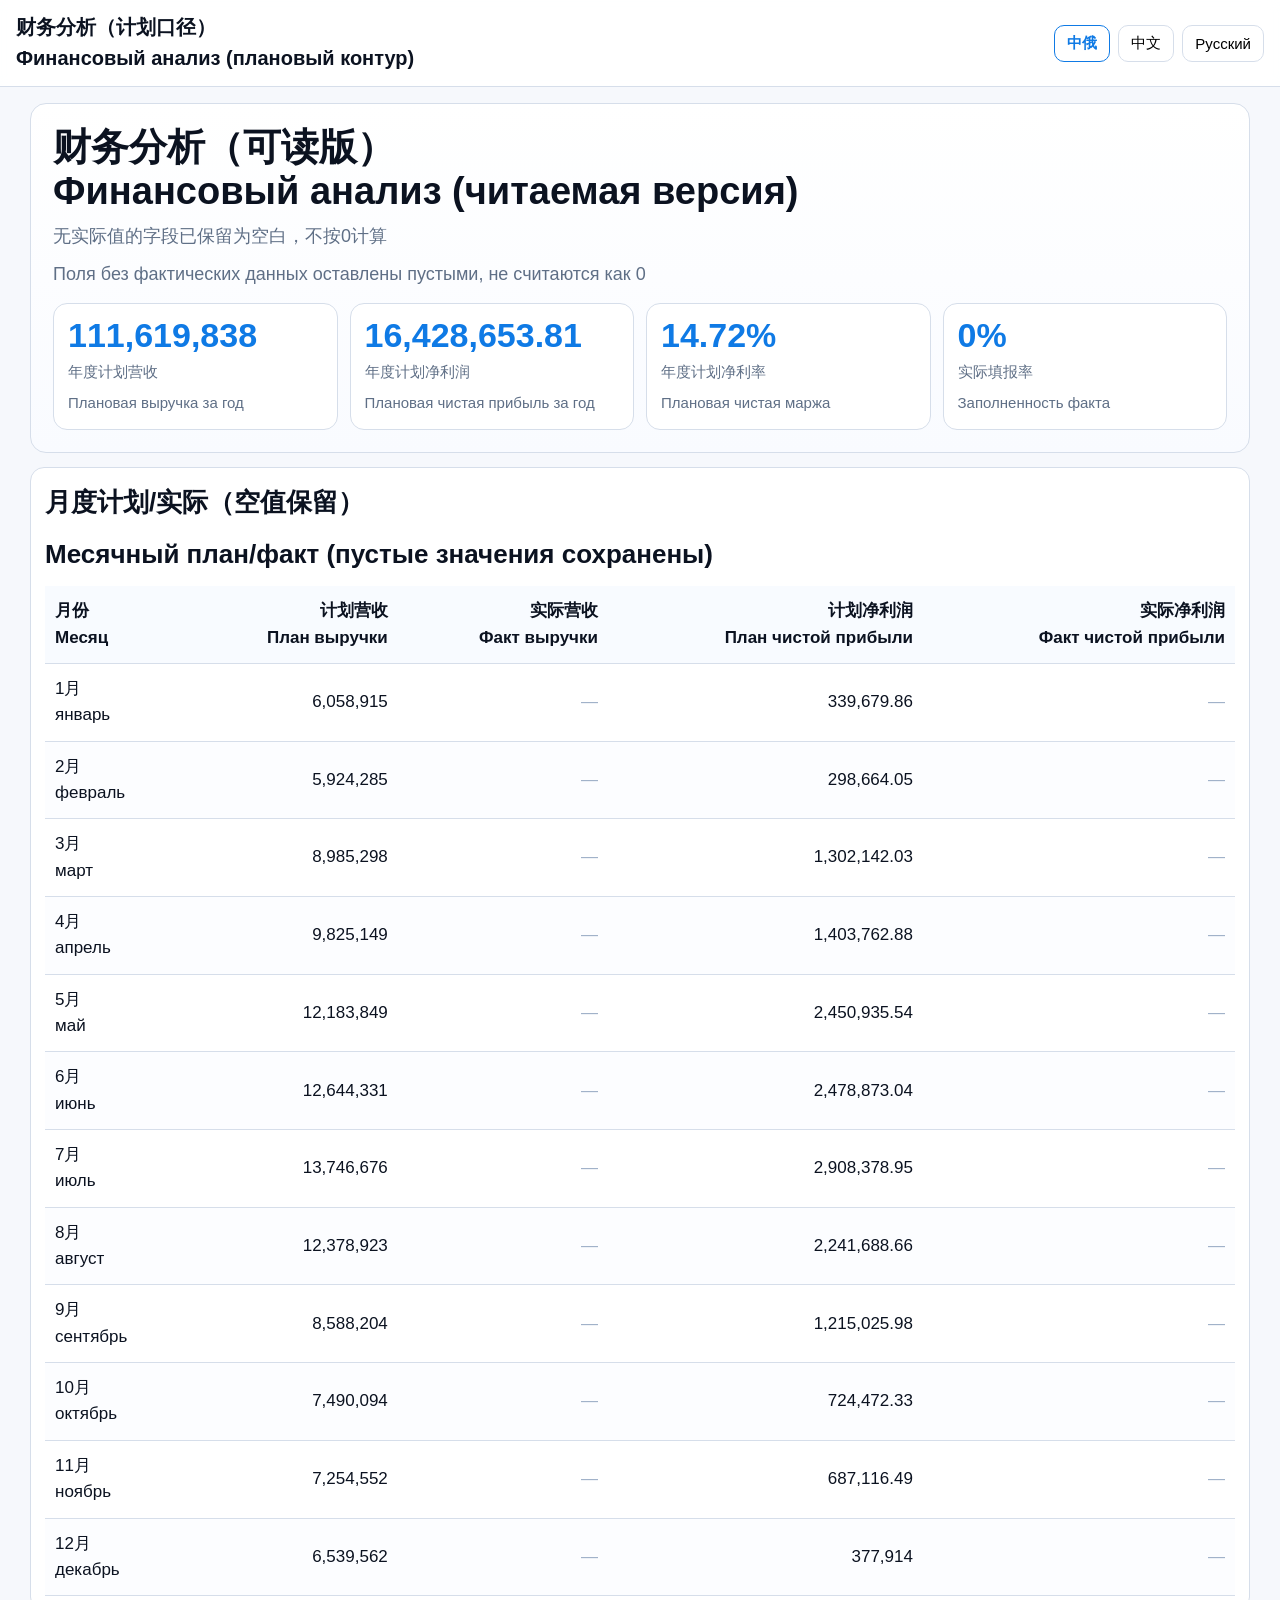
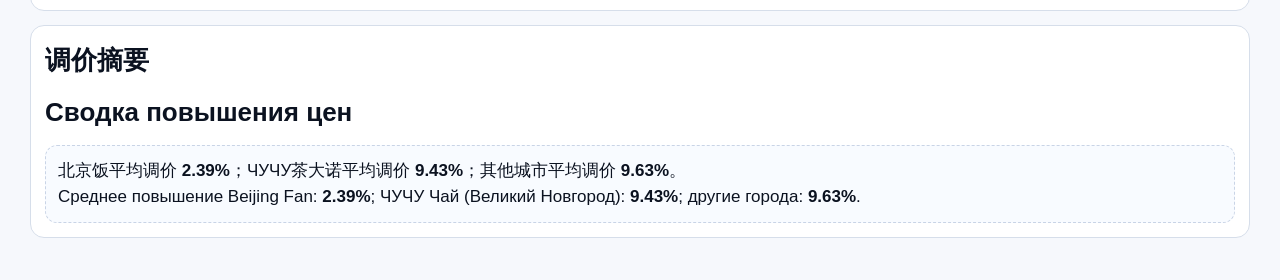
<file: finance_analysis_bilingual_plan_only.html>
<!doctype html>
<html lang="zh-CN">
<head>
<meta charset="utf-8" />
<meta name="viewport" content="width=device-width,initial-scale=1" />
<title>财务分析（可读版）</title>
<style>
:root{--bg:#f6f8fc;--card:#fff;--ink:#0b1220;--muted:#5f6f86;--line:#d6deea;--pri:#0f7ae5}
*{box-sizing:border-box}body{margin:0;background:var(--bg);color:var(--ink);font-family:-apple-system,BlinkMacSystemFont,"PingFang SC","Microsoft YaHei",Segoe UI,Arial,sans-serif;line-height:1.55}
.top{position:sticky;top:0;z-index:20;background:#ffffffe8;backdrop-filter:blur(8px);border-bottom:1px solid var(--line);display:flex;justify-content:space-between;align-items:center;padding:12px 16px}
.title{font-size:20px;font-weight:800}.btns{display:flex;gap:8px}
.btn{border:1px solid var(--line);background:#fff;padding:8px 12px;border-radius:10px;font-size:15px;cursor:pointer}.btn.on{border-color:var(--pri);color:var(--pri);font-weight:700}
.wrap{width:min(1220px,96%);margin:16px auto 42px}
.hero{background:linear-gradient(180deg,#fff,#f9fbff);border:1px solid var(--line);border-radius:16px;padding:22px}
.h1{font-size:38px;font-weight:900;line-height:1.15;margin:0}.sub{margin-top:10px;font-size:18px;color:var(--muted)}
.cards{margin-top:14px;display:grid;grid-template-columns:repeat(4,minmax(0,1fr));gap:12px}
.card{background:var(--card);border:1px solid var(--line);border-radius:14px;padding:14px}
.val{font-size:34px;font-weight:900;color:var(--pri);line-height:1}.lab{margin-top:8px;font-size:15px;color:var(--muted)}
.sec{margin-top:14px;background:#fff;border:1px solid var(--line);border-radius:14px;padding:14px}
.sec h2{margin:0 0 12px 0;font-size:26px}
.tableWrap{overflow:auto}
.table{width:100%;border-collapse:collapse;min-width:860px}
.table th,.table td{border-bottom:1px solid var(--line);padding:12px 10px;font-size:17px;text-align:right;white-space:nowrap;font-variant-numeric:tabular-nums}
.table th{background:#f8fbff;position:sticky;top:0;z-index:1;font-weight:800}
.table td:first-child,.table th:first-child{text-align:left}
.table tr:nth-child(even){background:#fcfdff}
.blank{color:#9fb0c8}
.note{font-size:17px;background:#f8fbff;border:1px dashed #c9d4e6;padding:12px;border-radius:12px}
.cn,.ru{display:block}
body[data-lang='cn'] .ru{display:none} body[data-lang='ru'] .cn{display:none}
@media (max-width:980px){.h1{font-size:30px}.sub{font-size:16px}.cards{grid-template-columns:repeat(2,minmax(0,1fr))}.val{font-size:30px}.table th,.table td{font-size:16px}}
@media (max-width:640px){.cards{grid-template-columns:1fr}.top{padding:10px}.btn{font-size:14px;padding:7px 9px}.h1{font-size:26px}}
</style>
</head>
<body data-lang="both">
<div class="top">
  <div>
    <div class="title cn">财务分析（计划口径）</div>
    <div class="title ru">Финансовый анализ (плановый контур)</div>
  </div>
  <div class="btns">
    <button class="btn on" data-lang="both">中俄</button>
    <button class="btn" data-lang="cn">中文</button>
    <button class="btn" data-lang="ru">Русский</button>
  </div>
</div>
<div class="wrap">
  <section class="hero">
    <h1 class="h1 cn">财务分析（可读版）</h1>
    <h1 class="h1 ru">Финансовый анализ (читаемая версия)</h1>
    <div class="sub cn">无实际值的字段已保留为空白，不按0计算</div>
    <div class="sub ru">Поля без фактических данных оставлены пустыми, не считаются как 0</div>
    <div class="cards" id="cards"></div>
  </section>

  <section class="sec">
    <h2 class="cn">月度计划/实际（空值保留）</h2>
    <h2 class="ru">Месячный план/факт (пустые значения сохранены)</h2>
    <div class="tableWrap">
      <table class="table">
        <thead>
          <tr>
            <th><span class="cn">月份</span><span class="ru">Месяц</span></th>
            <th><span class="cn">计划营收</span><span class="ru">План выручки</span></th>
            <th><span class="cn">实际营收</span><span class="ru">Факт выручки</span></th>
            <th><span class="cn">计划净利润</span><span class="ru">План чистой прибыли</span></th>
            <th><span class="cn">实际净利润</span><span class="ru">Факт чистой прибыли</span></th>
          </tr>
        </thead>
        <tbody id="tb"></tbody>
      </table>
    </div>
  </section>

  <section class="sec">
    <h2 class="cn">调价摘要</h2>
    <h2 class="ru">Сводка повышения цен</h2>
    <div class="note">
      <div class="cn">北京饭平均调价 <b>2.39%</b>；ЧУЧУ茶大诺平均调价 <b>9.43%</b>；其他城市平均调价 <b>9.63%</b>。</div>
      <div class="ru">Среднее повышение Beijing Fan: <b>2.39%</b>; ЧУЧУ Чай (Великий Новгород): <b>9.43%</b>; другие города: <b>9.63%</b>.</div>
    </div>
  </section>
</div>
<script>
const payload={"cards": [{"zh": "年度计划营收", "ru": "Плановая выручка за год", "value": 111619838.0, "suffix": ""}, {"zh": "年度计划净利润", "ru": "Плановая чистая прибыль за год", "value": 16428653.81, "suffix": ""}, {"zh": "年度计划净利率", "ru": "Плановая чистая маржа", "value": 14.72, "suffix": "%"}, {"zh": "实际填报率", "ru": "Заполненность факта", "value": 0.0, "suffix": "%"}], "rows": [{"month_zh": "1月", "month_ru": "январь", "plan_revenue": 6058915.0, "fact_revenue": null, "plan_profit": 339679.86, "fact_profit": null}, {"month_zh": "2月", "month_ru": "февраль", "plan_revenue": 5924285.0, "fact_revenue": null, "plan_profit": 298664.05, "fact_profit": null}, {"month_zh": "3月", "month_ru": "март", "plan_revenue": 8985298.0, "fact_revenue": null, "plan_profit": 1302142.03, "fact_profit": null}, {"month_zh": "4月", "month_ru": "апрель", "plan_revenue": 9825149.0, "fact_revenue": null, "plan_profit": 1403762.88, "fact_profit": null}, {"month_zh": "5月", "month_ru": "май", "plan_revenue": 12183849.0, "fact_revenue": null, "plan_profit": 2450935.54, "fact_profit": null}, {"month_zh": "6月", "month_ru": "июнь", "plan_revenue": 12644331.0, "fact_revenue": null, "plan_profit": 2478873.04, "fact_profit": null}, {"month_zh": "7月", "month_ru": "июль", "plan_revenue": 13746676.0, "fact_revenue": null, "plan_profit": 2908378.95, "fact_profit": null}, {"month_zh": "8月", "month_ru": "август", "plan_revenue": 12378923.0, "fact_revenue": null, "plan_profit": 2241688.66, "fact_profit": null}, {"month_zh": "9月", "month_ru": "сентябрь", "plan_revenue": 8588204.0, "fact_revenue": null, "plan_profit": 1215025.98, "fact_profit": null}, {"month_zh": "10月", "month_ru": "октябрь", "plan_revenue": 7490094.0, "fact_revenue": null, "plan_profit": 724472.33, "fact_profit": null}, {"month_zh": "11月", "month_ru": "ноябрь", "plan_revenue": 7254552.0, "fact_revenue": null, "plan_profit": 687116.49, "fact_profit": null}, {"month_zh": "12月", "month_ru": "декабрь", "plan_revenue": 6539562.0, "fact_revenue": null, "plan_profit": 377914.0, "fact_profit": null}], "price": {"bj": 2.39, "vg": 9.43, "other": 9.63}};
const fmt=(x,s='')=> (x===null||x===undefined||x==='') ? '' : Number(x).toLocaleString('en-US',{maximumFractionDigits:2})+s;
const cards=document.getElementById('cards');
payload.cards.forEach(c=>{
  const d=document.createElement('div'); d.className='card';
  d.innerHTML=`<div class="val">${fmt(c.value,c.suffix||'')}</div><div class="lab cn">${c.zh}</div><div class="lab ru">${c.ru}</div>`;
  cards.appendChild(d);
});
const tb=document.getElementById('tb');
payload.rows.forEach(r=>{
  const m=`<span class="cn">${r.month_zh}</span><span class="ru">${r.month_ru}</span>`;
  const blank='—';
  const fr = r.fact_revenue===null? `<span class="blank">${blank}</span>` : fmt(r.fact_revenue);
  const fp = r.fact_profit===null? `<span class="blank">${blank}</span>` : fmt(r.fact_profit);
  const tr=document.createElement('tr');
  tr.innerHTML=`<td>${m}</td><td>${fmt(r.plan_revenue)}</td><td>${fr}</td><td>${fmt(r.plan_profit)}</td><td>${fp}</td>`;
  tb.appendChild(tr);
});
document.querySelectorAll('.btn').forEach(b=>b.onclick=()=>{document.body.dataset.lang=b.dataset.lang;document.querySelectorAll('.btn').forEach(x=>x.classList.remove('on'));b.classList.add('on');});
</script>
</body></html>
</file>
<file: styles.css>
:root{
  --bg:#ffffff;
  --text:#111827;
  --muted:#6b7280;
  --accent:#6B7280;
  --accent-2:#0b1220;
  --surface: rgba(255,255,255,.86);
  --border: rgba(15,23,42,.10);
  --shadow: 0 20px 60px rgba(2,6,23,.12);
  --radius: 18px;
  --typeScale: 1;
  --font: system-ui, -apple-system, "Segoe UI", "Microsoft YaHei", "PingFang SC", "Hiragino Sans GB", Arial, sans-serif;
}

*{box-sizing:border-box}
html,body{height:100%}
body{
  margin:0;
  background:
    radial-gradient(1200px 700px at 20% 0%, rgba(148,163,184,.35), transparent 55%),
    radial-gradient(900px 600px at 90% 20%, rgba(203,213,225,.35), transparent 55%),
    linear-gradient(180deg, #f8fafc 0%, #eef2f7 40%, #e5e7eb 100%);
  color: var(--text);
  font-family: var(--font);
}
body::before{
  content:"";
  position:fixed;
  inset:0;
  pointer-events:none;
  background:
    repeating-linear-gradient(90deg, rgba(15,23,42,.04) 0 1px, transparent 1px 120px),
    repeating-linear-gradient(0deg, rgba(15,23,42,.03) 0 1px, transparent 1px 120px);
  opacity:.35;
}

.topbar{
  position: sticky;
  top: 0;
  z-index: 5;
  display:flex;
  justify-content:space-between;
  align-items:center;
  gap:16px;
  padding: 12px 16px;
  background: rgba(255,255,255,.75);
  backdrop-filter: blur(12px);
  border-bottom: 1px solid var(--border);
  color: var(--accent-2);
}
.brand{
  display:flex;
  align-items:center;
  gap:10px;
  min-width: 220px;
  font-weight: 650;
  letter-spacing:.2px;
}
.brand .dot{
  width:12px;height:12px;border-radius:50%;
  background: var(--accent);
  box-shadow: 0 0 0 6px rgba(107,114,128,.18);
}
.brandLogo{
  width: 28px;
  height: 28px;
  object-fit: contain;
  border-radius: 8px;
  display:none;
  background: rgba(255,255,255,.9);
  border: 1px solid var(--border);
}
.brandText{display:flex;flex-direction:column;line-height:1.05}
.brandName{font-weight:750;font-size:14px}
.brandSub{opacity:.85;font-size:12px;margin-top:4px}

.controls{display:flex;flex-wrap:wrap;align-items:center;gap:8px}
.btn{
  border:1px solid var(--border);
  background: rgba(255,255,255,.8);
  color: var(--accent-2);
  padding:8px 10px;
  border-radius: 10px;
  cursor:pointer;
  font-weight: 600;
}
.btn:hover{background: rgba(255,255,255,.95)}
.btn.active{
  border-color: rgba(107,114,128,.55);
  background: rgba(107,114,128,.14);
}
.sep{width:1px;height:22px;background:rgba(15,23,42,.12);margin:0 4px}
.counter{opacity:.85;font-variant-numeric: tabular-nums}

.wrap{
  display:grid;
  grid-template-columns: 1fr 260px;
  gap: 16px;
  padding: 16px;
  align-items:start;
}

.stage{
  width: min(100%, calc((100vh - 96px) * 16 / 9));
  aspect-ratio: 16 / 9;
  margin: 0 auto;
  border-radius: calc(var(--radius) + 6px);
  background: rgba(255,255,255,.55);
  border: 1px solid var(--border);
  box-shadow: var(--shadow);
  overflow:hidden;
  position:relative;
}

.slide{
  position:absolute;
  inset:0;
  padding: 56px 64px;
  display:flex;
  flex-direction:column;
  gap: 18px;
}
.slide::before{
  content:"";
  position:absolute;
  top:0;left:0;right:0;
  height: 10px;
  background: linear-gradient(90deg, rgba(107,114,128,1), rgba(148,163,184,1));
}
.slide .kicker{
  font-size: 14px;
  color: var(--muted);
  letter-spacing: .6px;
  text-transform: uppercase;
}

.grid{
  display:grid;
  grid-template-columns: 1fr 1fr;
  gap: 28px;
  align-items:start;
}
.slide[data-stacked="1"] .grid{
  grid-template-columns: 1fr;
}
.slide[data-overflow="1"] .langBlock{
  max-height: 520px;
  overflow:auto;
}
.slide[data-overflow="1"] .chartWrap{
  max-height: 320px;
  overflow:hidden;
}

.h1{
  margin:0;
  font-size: calc(44px * var(--typeScale));
  line-height: 1.12;
  letter-spacing: -0.2px;
  color: var(--accent-2);
}
.p{
  margin:0;
  font-size: calc(18px * var(--typeScale));
  line-height: 1.6;
  color: var(--text);
}
.ul{
  margin:0;
  padding-left: 18px;
  font-size: calc(18px * var(--typeScale));
  line-height: 1.65;
}
.muted{color:var(--muted)}

.langBlock{
  padding: 18px 18px 14px;
  border-radius: 14px;
  border: 1px solid rgba(15,23,42,.10);
  background: linear-gradient(180deg, rgba(255,255,255,.92), rgba(248,250,252,.85));
  box-shadow: 0 10px 24px rgba(2,6,23,.06);
}
.langLabel{
  font-size: 12px;
  color: var(--muted);
  letter-spacing: .4px;
  margin:0 0 8px;
}
.cn .langLabel{color: rgba(107,114,128,.95)}
.ru .langLabel{color: rgba(15,23,42,.62)}

.chartWrap{
  margin-top: 14px;
  padding: 14px 16px;
  border-radius: 14px;
  border: 1px solid rgba(15,23,42,.10);
  background: linear-gradient(180deg, rgba(255,255,255,.92), rgba(248,250,252,.85));
  box-shadow: 0 10px 24px rgba(2,6,23,.06);
}
.chartWrap .chartTitle{
  font-size: 13px;
  color: var(--muted);
  margin: 0 0 10px;
}
.chartSvg{
  width: 100%;
  height: 260px;
  display:block;
}

.cover{
  padding: 72px 72px;
  justify-content:center;
  gap: 22px;
}
.cover .h1{font-size: calc(64px * var(--typeScale))}
.cover .sub{
  font-size: calc(18px * var(--typeScale));
  color: var(--muted);
}

.gallery{
  padding: 48px 56px;
  gap: 14px;
}
.galleryHeader{
  display:flex;
  align-items:flex-end;
  justify-content:space-between;
  gap: 18px;
}
.galleryHeader .h1{font-size: 40px}
.galleryImgs{
  margin-top: 10px;
  display:grid;
  grid-template-columns: 1fr 1fr;
  gap: 12px;
  align-items:stretch;
}
.galleryImgs.one{grid-template-columns: 1fr}
.galleryImgs img{
  width:100%;
  height:100%;
  object-fit: cover;
  border-radius: 14px;
  border: 1px solid rgba(0,0,0,.12);
  background:#fff;
}
.galleryImgs img.hero{
  grid-column: 1 / -1;
  aspect-ratio: 16 / 7;
}
.galleryNote{
  font-size: 13px;
  color: var(--muted);
}

.imageStrip{
  margin-top:auto;
  display:flex;
  gap: 10px;
  flex-wrap:wrap;
}
.imageStrip img{
  height: 64px;
  width: auto;
  border-radius: 10px;
  border: 1px solid rgba(15,23,42,.12);
  background:#fff;
}

.slideFooter{
  position:absolute;
  left: 64px;
  right: 64px;
  bottom: 22px;
  display:flex;
  align-items:center;
  justify-content:space-between;
  gap: 12px;
  color: rgba(0,0,0,.45);
  font-size: 12px;
}
.slideFooter .footLeft{display:flex;align-items:center;gap:10px}
.slideFooter .footLogo{
  width: 22px;height:22px;object-fit:contain;border-radius:6px;
  border:1px solid rgba(0,0,0,.08);
  background: rgba(255,255,255,.9);
}
.slideFooter .footBrand{font-weight:700;color: rgba(0,0,0,.62)}

.thumbs{
  position: sticky;
  top: 72px;
  height: calc(100vh - 92px);
  overflow:auto;
  padding-right: 4px;
}
.thumb{
  display:block;
  width: 100%;
  padding: 10px 10px;
  margin: 0 0 10px;
  border-radius: 14px;
  border:1px solid var(--border);
  background: rgba(255,255,255,.70);
  color: var(--accent-2);
  cursor:pointer;
}
.thumb:hover{background: rgba(255,255,255,.9)}
.thumb.active{
  border-color: rgba(107,114,128,.55);
  background: rgba(107,114,128,.12);
}
.thumb .t1{font-weight:700;font-size:13px;line-height:1.25}
.thumb .t2{opacity:.8;font-size:12px;line-height:1.25;margin-top:6px}

@media (max-width: 980px){
  .wrap{grid-template-columns: 1fr}
  .thumbs{position:relative;top:auto;height:auto}
}

@media print{
  body{background:#fff}
  .topbar,.thumbs{display:none}
  .wrap{display:block;padding:0}
  .stage{width:100%;aspect-ratio:auto;box-shadow:none;border-radius:0}
  .slide{position:relative;page-break-after:always}
}
</file>
